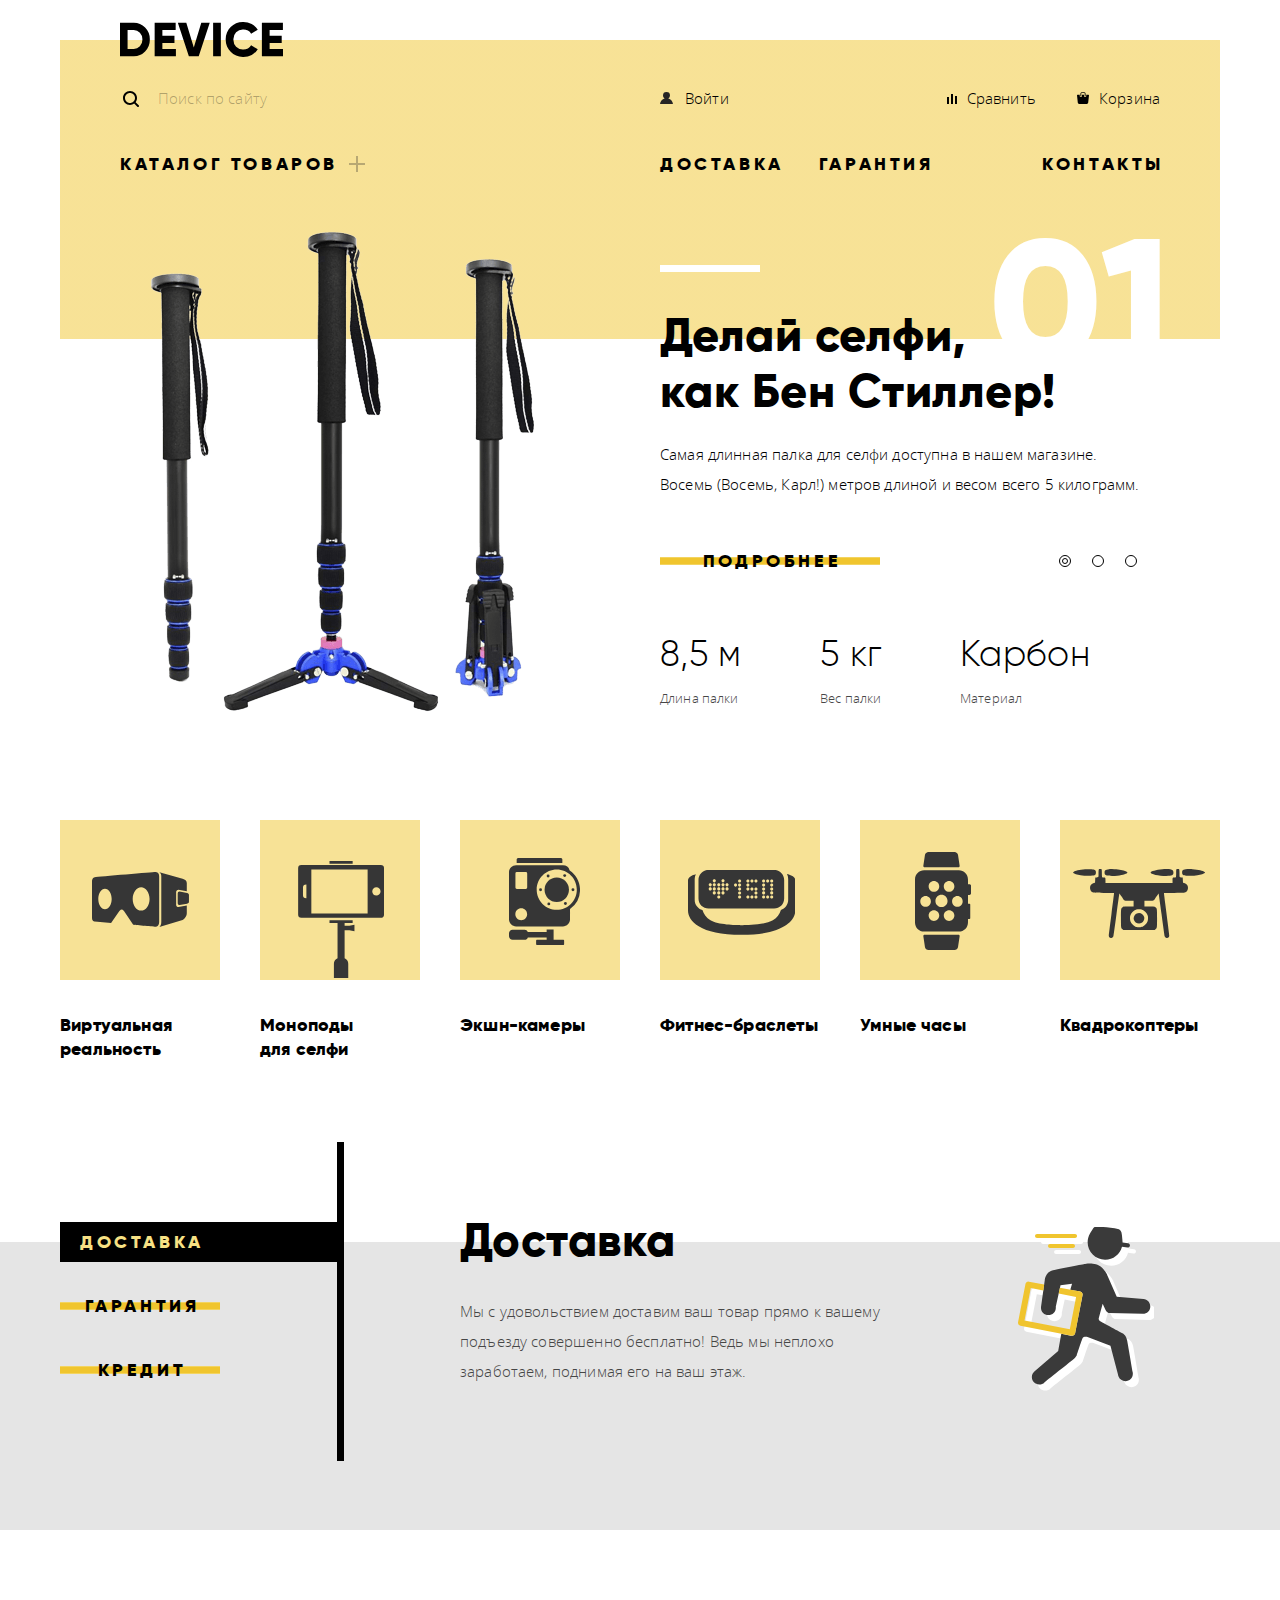
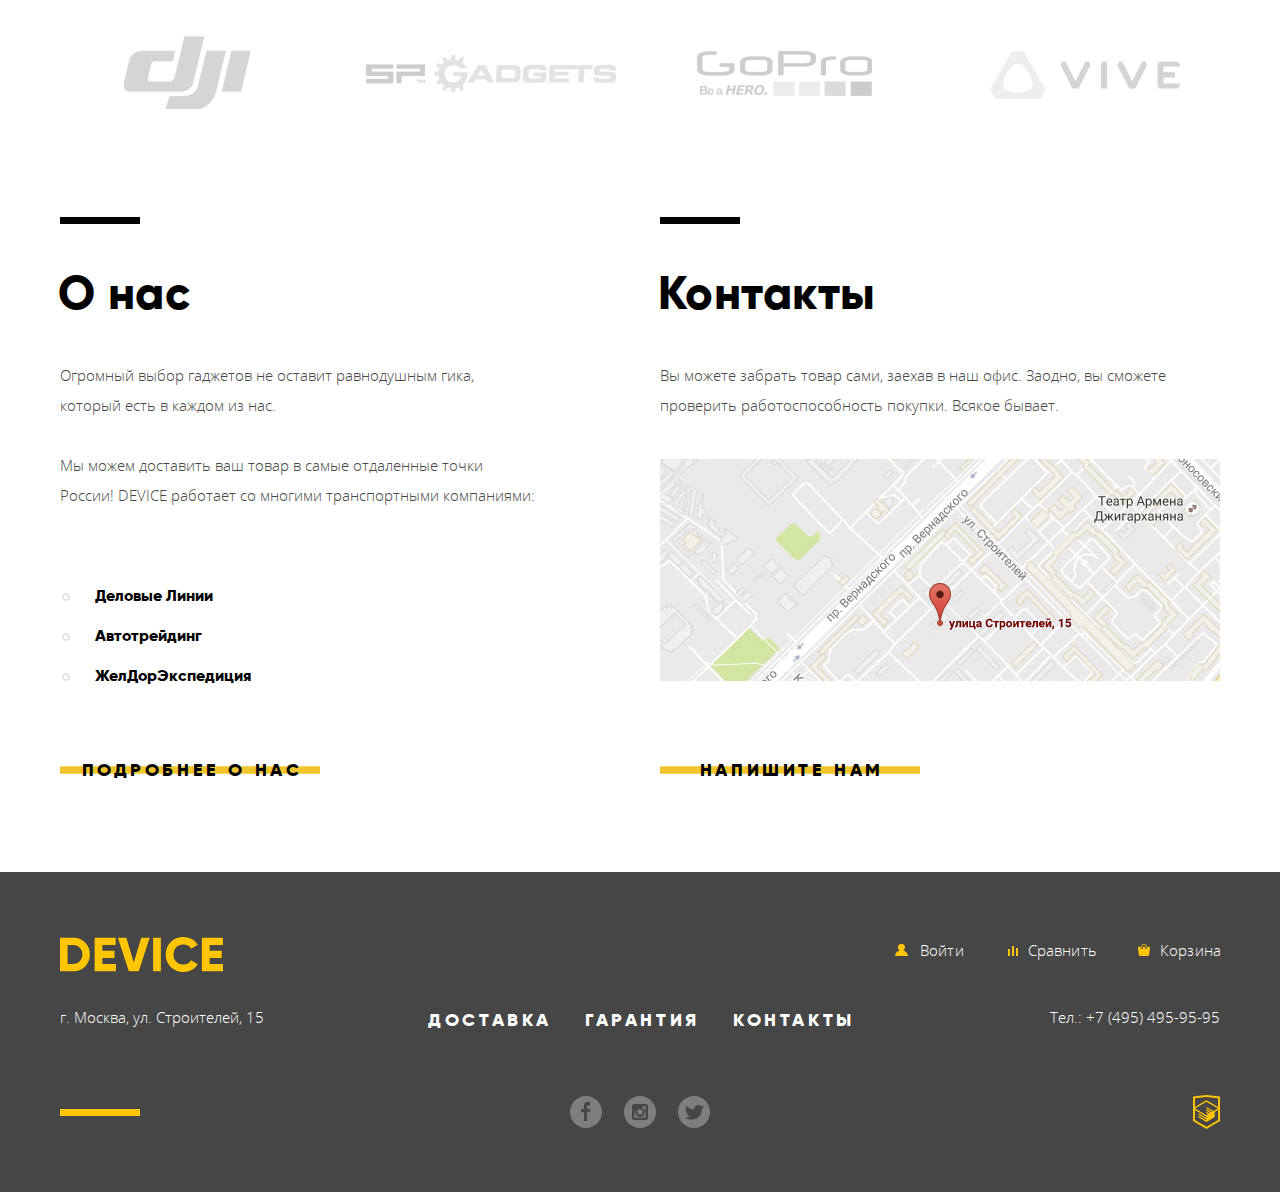
<file: index.html>
<!DOCTYPE html>
<html lang="ru">

<head>
  <meta charset="utf-8">
  <title>HTML Academy: Девайс</title>
  <link rel="stylesheet" href="css/normalize.css">
  <link rel="stylesheet" href="css/style-min.css">
</head>

<body>

  <header class="site-header container">
    <h1 class="visually-hidden">Магазин электронных гаджетов <span lang="en">«Device»</span></h1>
    <a class="goto-main" href="#main-content">Пропустить навигацию</a>

    <div class="header-menu">
      <a class="site-logo"><img src="img/header/logo.svg" width="163" height="35" alt="Лого магазина Device" title="DEVICE"></a>

      <div class="site-header-wrapper">
        <form class="main-search" action="https://echo.htmlacademy.ru" method="get" role="search">
          <label class="visually-hidden" for="site-search">Поиск по сайту</label>
          <input type="search" name="search" id="site-search" placeholder="Поиск по сайту">
          <button type="submit">Найти</button>
        </form>

        <div class="nav-menu-wrapper">
          <ul class="user-menu" aria-label="Личный кабинет">
            <li class="user-menu-item login"><a href="#">Войти</a></li>
          </ul> <!-- user-menu -->

          <ul class="shopping-menu" aria-label="Отмеченные товары">
            <li class="shopping-menu-item compare"><a href="#">Сравнить</a></li>
            <li class="shopping-menu-item cart"><a href="#">Корзина</a></li>
          </ul> <!-- shopping-menu -->
        </div>
      </div>

      <nav class="header-navigation">
        <ul class="navigation-menu" role="menubar">
          <li class="drop-catalog">
            <a class="nav-menu-item" href="inner.html" role="menuitem">Каталог товаров
            </a>
            <button class="drop-submenu"><span class="visually-hidden">Развернуть каталог</span></button>
            <ul class="catalog-submenu container visually-hidden" role="menu" aria-label="Группы товаров">
              <li>
                <ul class="goodsgroup-menu">
                  <li class="goodsgroup-menu-item"><a class="vr-link" href="inner.html" role="menuitem">Виртуальная реальность</a></li>
                  <li class="goodsgroup-menu-item"><a class="monopods-link" href="inner.html" role="menuitem">Моноподы для селфи</a></li>
                  <li class="goodsgroup-menu-item"><a class="cameras-link" href="inner.html" role="menuitem">Экшн-камеры</a></li>
                </ul>
              </li>
              <li>
                <ul class="goodsgroup-menu">
                  <li class="goodsgroup-menu-item"><a class="fitbracelets-link" href="inner.html" role="menuitem">Фитнеc-браслеты</a></li>
                  <li class="goodsgroup-menu-item"><a class="smartwatches-link" href="inner.html" role="menuitem">Умные часы</a></li>
                </ul>
              </li>
              <li>
                <ul class="goodsgroup-menu">
                  <li class="goodsgroup-menu-item"><a class="quadcopters-link" href="inner.html" role="menuitem">Квадрокоптеры</a></li>
                </ul>
              </li>
            </ul> <!-- catalog-submenu -->
          </li>
        </ul>

        <div class="nav-menu-wrapper">
          <ul class="logistic-menu" role="menu">
            <li><a class="nav-menu-item" href="#" role="menuitem">Доставка</a></li>
            <li><a class="nav-menu-item" href="#" role="menuitem">Гарантия</a></li>
          </ul>
          <ul class="contact-menu" role="menu">
            <li><a class="nav-menu-item" href="#" role="menuitem">Контакты</a></li>
          </ul>
        </div>

      </nav> <!-- navigation-menu -->

    </div> <!-- header-menu -->
  </header>

  <main class="main-page" id="main-content">

    <section class="promo-slider container" aria-roledescription="carousel">
      <h2 class="promo-title visually-hidden">Хиты</h2>
      <input class="visually-hidden" type="radio" id="promo-btn-1" name="promo-btn" aria-posinset="1" aria-setsize="3" checked>
      <input class="visually-hidden" type="radio" id="promo-btn-2" name="promo-btn" aria-posinset="2" aria-setsize="3">
      <input class="visually-hidden" type="radio" id="promo-btn-3" name="promo-btn" aria-posinset="3" aria-setsize="3">
      <div class="promo-controls">
        <label class="promo-label" for="promo-btn-1"><span class="visually-hidden">Первый слайд</span></label>
        <label class="promo-label" for="promo-btn-2"><span class="visually-hidden">Второй слайд</span></label>
        <label class="promo-label" for="promo-btn-3"><span class="visually-hidden">Последний слайд</span></label>
      </div>
      <div class="promo-inner">
        <div class="promo-wrapper">
          <div class="promo-slide slide-1" role="group" aria-roledescription="slide" aria-labelledby="promo-btn-1">
            <span class="promo-number">01</span>
            <div class="promo-pic-wrapper">
              <img class="promo-pic" src="img/mainpage/slider-1.png" width="384" height="486" alt="Самая длинная палка для селфи">
            </div>
            <div class="promo-info">
              <p class="promo-slogan">Делай селфи,<br> как Бен Стиллер!</p>
              <p class="promo-line">Самая длинная палка для селфи доступна в нашем магазине. Восемь (Восемь, Карл!) метров длиной и весом всего 5 килограмм.</p>
              <a class="btn" href="inner.html">Подробнее</a>
              <table class="promo-details">
                <caption class="visually-hidden">Характеристики товара</caption>
                <tr>
                  <td>8,5 м</td>
                  <td>5 кг</td>
                  <td>Карбон</td>
                </tr>
                <tr>
                  <th>Длина палки</th>
                  <th>Вес палки</th>
                  <th>Материал</th>
                </tr>
              </table>
            </div>
          </div>
          <div class="promo-slide slide-2" role="group" aria-roledescription="slide" aria-labelledby="promo-btn-2">
            <span class="promo-number">02</span>
            <div class="promo-pic-wrapper">
              <img class="promo-pic" src="img/mainpage/slider-2.png" width="345" height="485" alt="Мотивирующие фитнес-браслеты">
            </div>
            <div class="promo-info">
              <p class="promo-slogan">Худеем <br>правильно!</p>
              <p class="promo-line">Мотивирующие фитнес-браслеты помогут найти в себе силы не пропускать занятия и соблюдать диету.</p>
              <a class="btn" href="inner.html">Подробнее</a>
              <table class="promo-details">
                <caption class="visually-hidden">Характеристики товара</caption>
                <tr>
                  <td>48 часов</td>
                </tr>
                <tr>
                  <th>Без подзарядки</th>
                </tr>
              </table>
            </div>
          </div>
          <div class="promo-slide slide-3" role="group" aria-roledescription="slide" aria-labelledby="promo-btn-3">
            <span class="promo-number">03</span>
            <div class="promo-pic-wrapper">
              <img class="promo-pic" src="img/mainpage/slider-3.png" width="526" height="334" alt="Квадрокоптер с  мощным лазером">
            </div>
            <div class="promo-info">
              <p class="promo-slogan">Порхает как бабочка,<br>жалит как пчела!</p>
              <p class="promo-line">Этот обычный, на первый взгляд, квадрокоптер оснащен мощным лазером, замаскированным под стандартную камеру</p>
              <a class="btn" href="inner.html">Подробнее</a>
              <table class="promo-details">
                <caption class="visually-hidden">Характеристики товара</caption>
                <tr>
                  <td>800 м</td>
                  <td>50 м</td>
                </tr>
                <tr>
                  <th>Дальность полета</th>
                  <th>Радиус поражения</th>
                </tr>
              </table>
            </div>
          </div>
        </div>
      </div>
    </section> <!-- promo-slider -->

    <section class="goodsgroups container">
      <h2 class="visually-hidden">Категории товаров</h2>
      <ul class="goodsgroups-list">
        <li class="goodsgroups-item">
          <a class="goodsgroups-item-link" href="inner.html">
            <div class="goodsgroups-item-pic-wrapper">
              <img class="goodsgroups-item-pic" src="img/mainpage/popular-1.svg" width="97" height="55" alt="Виртуальная реальность">
            </div>
            <p class="goodsgroups-item-line">Виртуальная реальность</p>
          </a>
        </li>
        <li class="goodsgroups-item">
          <a class="goodsgroups-item-link" href="inner.html">
            <div class="goodsgroups-item-pic-wrapper">
              <img class="goodsgroups-item-pic" src="img/mainpage/popular-2.svg" width="86" height="117" alt="Моноподы для селфи">
            </div>
            <p class="goodsgroups-item-line">Моноподы для&nbsp;селфи</p>
          </a>
        </li>
        <li class="goodsgroups-item">
          <a class="goodsgroups-item-link" href="inner.html">
            <div class="goodsgroups-item-pic-wrapper">
              <img class="goodsgroups-item-pic" src="img/mainpage/popular-3.svg" width="71" height="87" alt="Экшн-камеры">
            </div>
            <p class="goodsgroups-item-line">Экшн-камеры</p>
          </a>
        </li>
        <li class="goodsgroups-item">
          <a class="goodsgroups-item-link" href="inner.html">
            <div class="goodsgroups-item-pic-wrapper">
              <img class="goodsgroups-item-pic" src="img/mainpage/popular-4.svg" width="107" height="65" alt="Фитнес-браслеты">
            </div>
            <p class="goodsgroups-item-line">Фитнес-браслеты</p>
          </a>
        </li>
        <li class="goodsgroups-item">
          <a class="goodsgroups-item-link" href="inner.html">
            <div class="goodsgroups-item-pic-wrapper">
              <img class="goodsgroups-item-pic" src="img/mainpage/popular-5.svg" width="56" height="98" alt="Умные часы">
            </div>
            <p class="goodsgroups-item-line">Умные часы</p>
          </a>
        </li>
        <li class="goodsgroups-item">
          <a class="goodsgroups-item-link" href="inner.html">
            <div class="goodsgroups-item-pic-wrapper">
              <img class="goodsgroups-item-pic" src="img/mainpage/popular-6.svg" width="132" height="69" alt="Квадрокоптеры">
            </div>
            <p class="goodsgroups-item-line">Квадрокоптеры</p>
          </a>
        </li>
      </ul>
    </section> <!-- goodsgroups -->

    <section class="service-slider">
      <div class="service-wrapper container">
        <h2 class="service-title visually-hidden">Услуги</h2>
        <input class="visually-hidden" type="radio" id="service-btn-1" name="service-btn" checked>
        <input class="visually-hidden" type="radio" id="service-btn-2" name="service-btn">
        <input class="visually-hidden" type="radio" id="service-btn-3" name="service-btn">

        <div class="service-controls">
          <label class="service-label btn" for="service-btn-1" tabindex="0">Доставка</label>
          <label class="service-label btn" for="service-btn-2" tabindex="0">Гарантия</label>
          <label class="service-label btn" for="service-btn-3" tabindex="0">Кредит</label>
        </div>

        <div class="service-slide delivery">
          <h3 class="service-slide-title">Доставка</h3>
          <p class="service-info">Мы с удовольствием доставим ваш товар прямо к вашему подъезду совершенно бесплатно! Ведь мы неплохо заработаем, поднимая его на ваш этаж.</p>
        </div>
        <div class="service-slide warranty">
          <h3 class="service-slide-title">Гарантия</h3>
          <p class="service-info">Если из-за возгорания купленного у нас товара у вас сгорит дом — не переживайте, мы выдадим вам новый.<br>Товар, не дом, конечно же.</p>
        </div>
        <div class="service-slide credit">
          <h3 class="service-slide-title">Кредит</h3>
          <p class="service-info">Залезть в долговую яму стало проще! Кредитные консультанты подберут для вас наиболее выгодные условия кредита. Выгодные для нашего банка, разумеется.</p>
        </div>

      </div>
    </section> <!-- service-slider -->

    <section class="brends container">
      <h2 class="brends-title visually-hidden">Популярные бренды</h2>
      <ul class="brends-list">
        <li class="brends-item">
          <a href="https://www.dji.com" target="_blank">
            <img class="brends-item-pic" src="img/mainpage/logo-1.png" width="260" height="100" alt="DJI">
          </a>
        </li>
        <li class="brends-item">
          <a href="https://www.sp-gadgets.com" target="_blank">
            <img class="brends-item-pic" src="img/mainpage/logo-2.png" width="260" height="100" alt="SP Gadgets">
          </a>
        </li>
        <li class="brends-item">
          <a href="https://gopro.com" target="_blank">
            <img class="brends-item-pic" src="img/mainpage/logo-3.png" width="260" height="100" alt="GoPro">
          </a>
        </li>
        <li class="brends-item">
          <a href="https://www.vive.com" target="_blank">
            <img class="brends-item-pic" src="img/mainpage/logo-4.png" width="260" height="100" alt="Vive">
          </a>
        </li>
      </ul>
    </section> <!-- brends -->

    <div class="index-columns container">
      <section class="info">
        <h2 class="info-title">О нас</h2>
        <p class="info-line">Огромный выбор гаджетов не оставит равнодушным гика, который есть в каждом из нас.</p>
        <p class="info-line">Мы можем доставить ваш товар в самые отдаленные точки России! DEVICE работает со многими транспортными компаниями:</p>
        <ul class="shipping-companies-list">
          <li>Деловые Линии</li>
          <li>Автотрейдинг</li>
          <li>ЖелДорЭкспедиция</li>
        </ul>
        <a class="btn details" href="#">Подробнее о нас</a>
      </section> <!-- info -->

      <section class="contacts">
        <h2 class="contacts-title">Контакты</h2>
        <p class="pickup-line">Вы можете забрать товар сами, заехав в наш офис. Заодно, вы сможете проверить работоспособность покупки. Всякое бывает.</p>
        <div class="map-wrapper">
          <a class="map-link" href="https://goo.gl/maps/MvT8bFddePSKjq9o8" target="_blank"><img src="img/mainpage/map.png" width="560" height="222" alt="Адрес офиса компании: Москва, ул. Строителей, 15" title="Москва, ул. Строителей, 15"></a>
        </div>
        <a class="btn feedback-link" href="#">Напишите нам</a>
      </section> <!-- contacts -->

    </div>
  </main>

  <footer class="site-footer">
    <div class="container">
      <div class="site-footer-wrapper">
        <a class="site-logo"><img src="img/footer/logo_yellow.svg" width="163" height="35" alt="Лого магазина Device" title="DEVICE"></a>
        <div class="footer-menu-wrapper">
          <ul class="user-menu" aria-label="Личный кабинет">
            <li class="user-menu-item login">
              <a class="footer-menu-link" href="#">Войти</a>
            </li>
          </ul> <!-- user-menu -->
          <ul class="shopping-menu" aria-label="Отмеченные товары">
            <li class="shopping-menu-item compare">
              <a class="footer-menu-link" href="#">Сравнить</a>
            </li>
            <li class="shopping-menu-item cart">
              <a class="footer-menu-link" href="#">Корзина</a>
            </li>
          </ul> <!-- shopping-menu -->
        </div>
      </div>

      <div class="site-footer-wrapper">
        <p class="address-line">г. Москва, ул. Строителей, 15</p>
        <ul class="footer-navigation-menu">
          <li><a class="footer-nav-menu-item" href="#">Доставка</a></li>
          <li><a class="footer-nav-menu-item" href="#">Гарантия</a></li>
          <li><a class="footer-nav-menu-item" href="#">Контакты</a></li>
        </ul>
        <a class="phone-uri" href="tel:+74954959595">Тел.: +7 (495) 495-95-95</a>
      </div>

      <div class="site-footer-wrapper">
        <ul class="footer-social" aria-label="Магазин Девайс в социальных сетях">
          <li><a class="social-button fb" href="https://www.facebook.com" target="_blank"><span class="visually-hidden">Facebook</span></a></li>
          <li><a class="social-button insta" href="https://instagram.com" target="_blank"><span class="visually-hidden">Instagram</span></a></li>
          <li><a class="social-button tw" href="https://twitter.com" target="_blank"><span class="visually-hidden">Twitter</span></a></li>
        </ul>
        <a class="footer-copyright" href="https://htmlacademy.ru/intensive/htmlcss" target="_blank"><img src="img/footer/logo-html_yellow.svg" width="27" height="35" alt="Лого HTML Academy" title="HTML Academy"></a>
      </div>
    </div>
  </footer>

  <section class="modal feedback">
    <h2 class="visually-hidden">Написать отзыв</h2>
    <form class="feedback-form" action="https://echo.htmlacademy.ru" method="post">
      <div class="two-cols-wrapper">
        <p class="feedback-item feedback-name">
          <label for="feedback-name">Ваше имя:</label>
          <input id="feedback-name" type="text" name="feedback-name" value="" placeholder="Имя Фамилия">
        </p>
        <p class="feedback-item feedback-email">
          <label for="feedback-email">Ваш e-mail:</label>
          <input id="feedback-email" type="email" name="feedback-email" value="" placeholder="email@example.com">
        </p>
      </div>
      <p class="feedback-item feedback-text">
        <label for="feedback-text">Текст письма:</label>
        <textarea id="feedback-text" name="feedback-text" rows="7" cols="70" placeholder="В свободной форме"></textarea>
      </p>
      <button class="btn feedback-button" type="submit">Отправить</button>
    </form>
    <button class="modal-close" type="button">
      <span class="visually-hidden">Закрыть окно отзыва</span>
    </button>
  </section> <!-- feedback -->

  <section class="modal map">
    <h2 class="visually-hidden">Как до нас добраться</h2>
    <iframe
      src="https://www.google.com/maps/embed?pb=!1m18!1m12!1m3!1d2249.1125488779976!2d37.52742931592807!3d55.687030980535816!2m3!1f0!2f0!3f0!3m2!1i1024!2i768!4f13.1!3m3!1m2!1s0x46b54cf65f5c8955%3A0x694710ccd55501e!2z0YPQuy4g0KHRgtGA0L7QuNGC0LXQu9C10LksIDE1LCDQnNC-0YHQutCy0LAsIDExOTMxMQ!5e0!3m2!1sru!2sru!4v1559909970182!5m2!1sru!2sru"
      width="960" height="559" allowfullscreen></iframe>
    <figure>
      <figcaption class="visually-hidden">Карта проезда</figcaption>
      <img src="img/map-big.png" width="960" height="559" alt="Адрес офиса компании: Москва, ул. Строителей, 15">
    </figure>

    <button class="modal-close" type="button">
      <span class="visually-hidden">Закрыть окно карты</span>
    </button>
  </section> <!-- map -->

  <div class="overlay">
  </div>

  <script src=" js/script-min.js"></script>
</body>
</html>
</file>
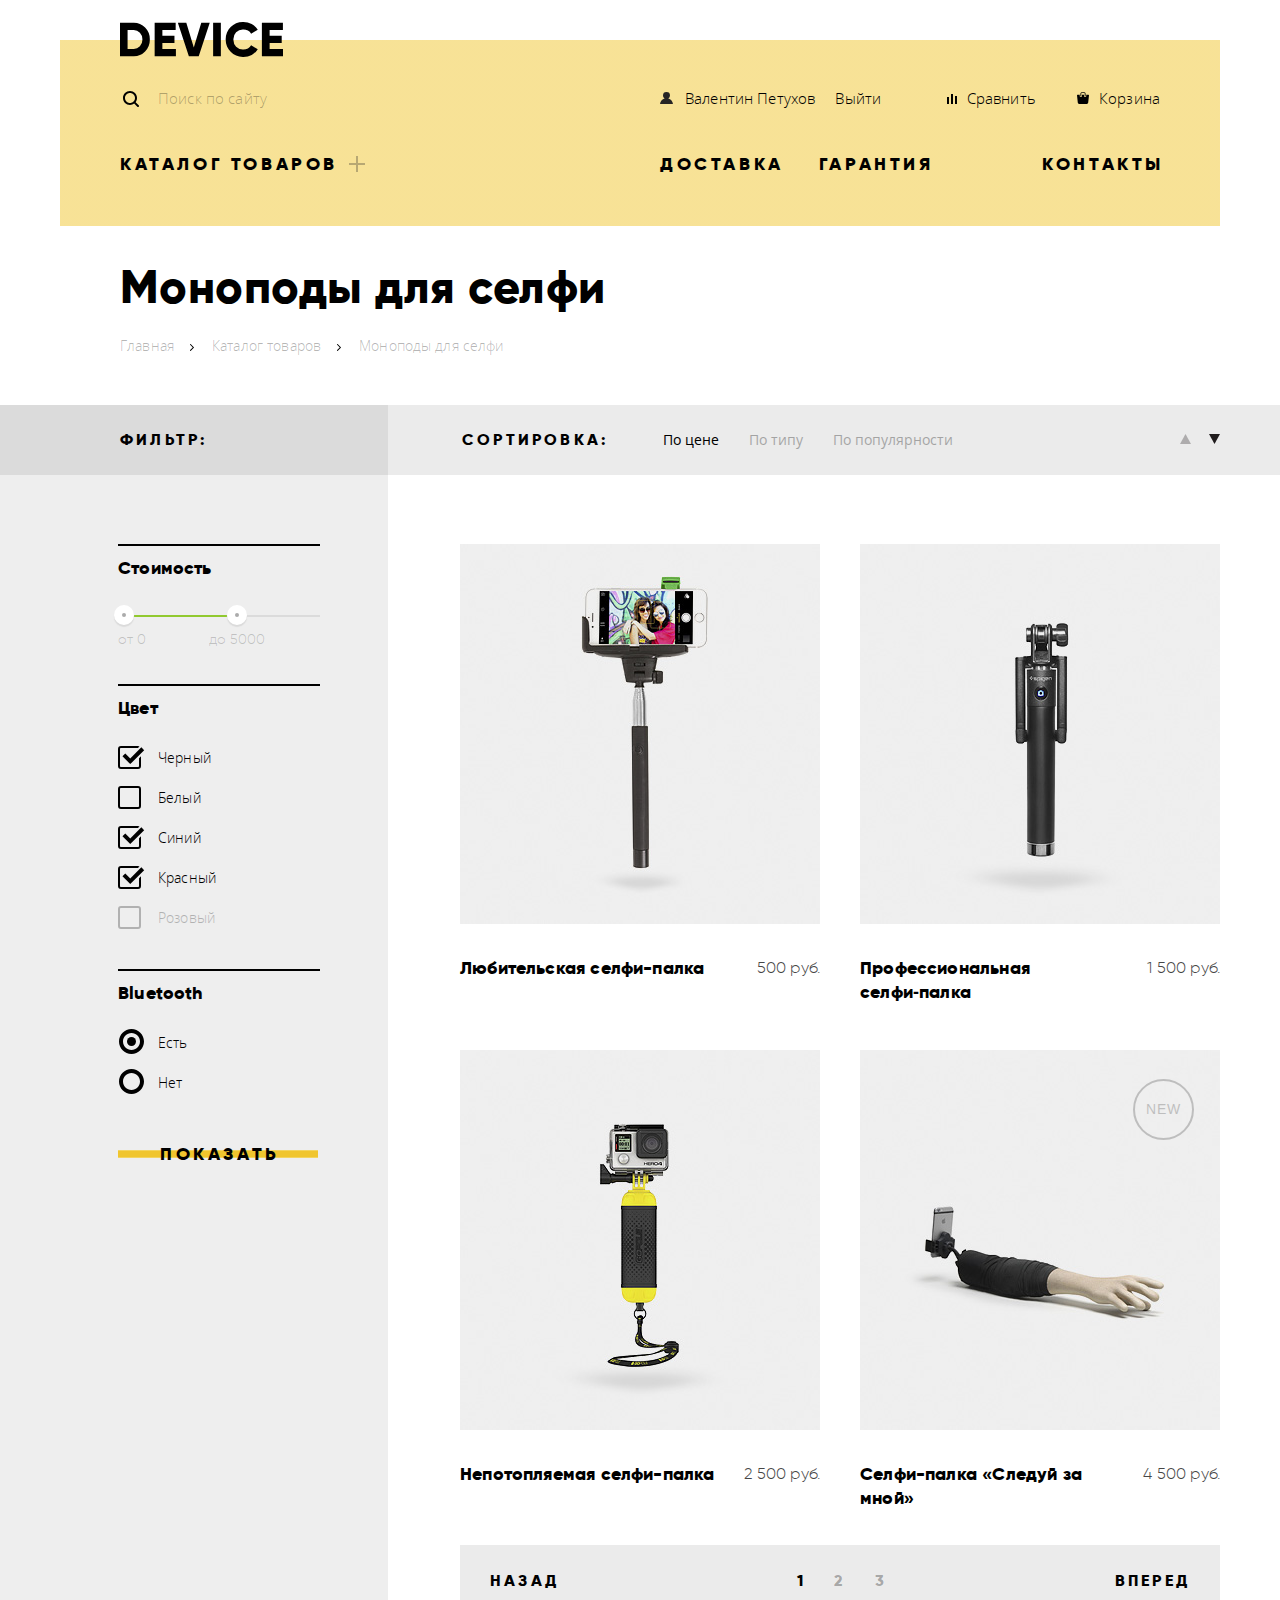
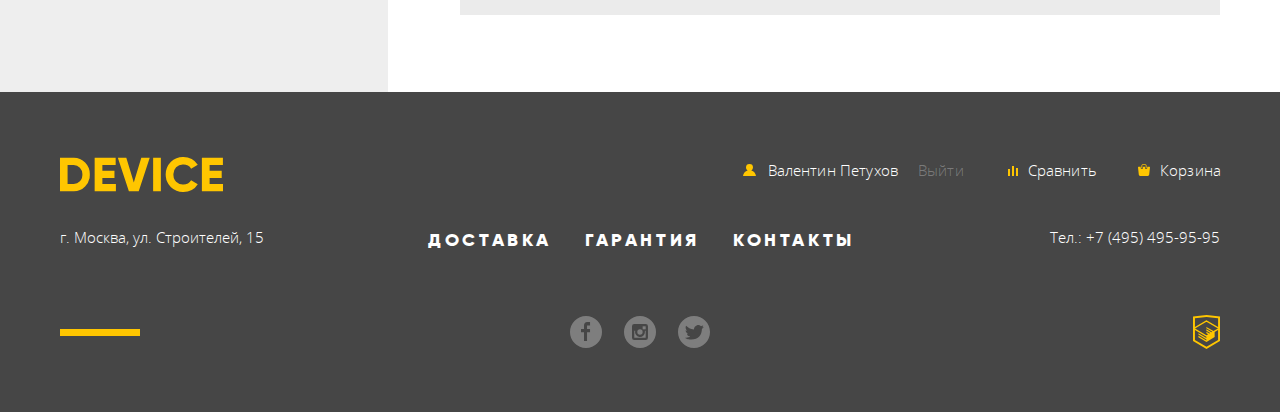
<file: inner.html>
<!DOCTYPE html>
<html lang="ru">

<head>
  <meta charset="utf-8">
  <title>HTML Academy: Девайс</title>
  <link rel="stylesheet" href="css/normalize.css">
  <link rel="stylesheet" href="css/style-min.css">
</head>

<body class="inner-page">

  <header style="position:relative;" class="site-header container">
    <h1 class="visually-hidden">Каталог товаров магазина электронных гаджетов <span lang="en">«Device»</span></h1>
    <a class="goto-main" href="#main-content">Пропустить навигацию</a>

    <div class="header-menu">
      <a class="site-logo" href="index.html"><img src="img/header/logo.svg" width="163" height="35" alt="Лого магазина Device" title="DEVICE"></a>
      <div class="site-header-wrapper">
        <form class="main-search" action="https://echo.htmlacademy.ru" method="get" role="search">
          <label class="visually-hidden" for="site-search">Поиск по сайту</label>
          <input type="search" name="search" id="site-search" placeholder="Поиск по сайту">
          <button type="submit">Найти</button>
        </form>

        <div class="nav-menu-wrapper">
          <ul class="user-menu logged" aria-label="Личный кабинет">
            <li class="user-menu-item account"><a href="https://htmlacademy.ru/profile/id642335" target="_blank">Валентин Петухов</a></li>
            <li class="user-menu-item logout"><a href="#">Выйти</a></li>
          </ul> <!-- user-menu -->

          <ul class="shopping-menu" aria-label="Отмеченные товары">
            <li class="shopping-menu-item compare"><a href="#">Сравнить</a></li>
            <li class="shopping-menu-item cart"><a href="#">Корзина</a></li>
          </ul> <!-- shopping-menu -->
        </div>
      </div>

      <nav class="header-navigation site-header-wrapper">
        <ul class="navigation-menu" role="menubar">
          <li class="drop-catalog">
            <a class="nav-menu-item" href="inner.html" role="menuitem">Каталог товаров
            </a>
            <button class="drop-submenu"><span class="visually-hidden">Развернуть каталог</span></button>
            <ul class="catalog-submenu container visually-hidden" role="menu" aria-label="Группы товаров">
              <li>
                <ul class="goodsgroup-menu">
                  <li class="goodsgroup-menu-item"><a class="vr-link" href="inner.html" role="menuitem">Виртуальная реальность</a></li>
                  <li class="goodsgroup-menu-item"><a class="monopods-link" href="inner.html" role="menuitem">Моноподы для селфи</a></li>
                  <li class="goodsgroup-menu-item"><a class="cameras-link" href="inner.html" role="menuitem">Экшн-камеры</a></li>
                </ul>
              </li>
              <li>
                <ul class="goodsgroup-menu">
                  <li class="goodsgroup-menu-item"><a class="fitbracelets-link" href="inner.html" role="menuitem">Фитнеc-браслеты</a></li>
                  <li class="goodsgroup-menu-item"><a class="smartwatches-link" href="inner.html" role="menuitem">Умные часы</a></li>
                </ul>
              </li>
              <li>
                <ul class="goodsgroup-menu">
                  <li class="goodsgroup-menu-item"><a class="quadcopters-link" href="inner.html" role="menuitem">Квадрокоптеры</a></li>
                </ul>
              </li>
            </ul> <!-- catalog-submenu -->
          </li>
        </ul>

        <div class="nav-menu-wrapper">
          <ul class="logistic-menu" role="menu">
            <li><a class="nav-menu-item" href="#" role="menuitem">Доставка</a></li>
            <li><a class="nav-menu-item" href="#" role="menuitem">Гарантия</a></li>
          </ul>
          <ul class="contact-menu" role="menu">
            <li><a class="nav-menu-item" href="#" role="menuitem">Контакты</a></li>
          </ul>
        </div>

      </nav> <!-- navigation-menu -->

    </div> <!-- header-menu -->
  </header>

  <main class="catalog-page" id="main-content">

    <h2 class="catalog-title container">Моноподы для селфи</h2>
    <ul class="breadcrumbs container" aria-label="Навигация. Вы находитесь здесь">
      <li class="breadcrumbs-item"><a href="index.html">Главная</a></li>
      <li class="breadcrumbs-item"><a href="inner.html">Каталог товаров</a></li>
      <li class="breadcrumbs-item" aria-current="page"><a>Моноподы для селфи</a></li>
    </ul>

    <div class="main-catalog-wrapper">
      <div class="catalog-columns container">
        <section class="filters">
          <h3 class="filters-title">Фильтр:</h3>
          <form action="http://echo.htmlacademy.ru" method="post">

            <fieldset class="price-range">
              <legend>Стоимость</legend>
              <div class="range-filter">
                <div class="range-controls">
                  <div class="scale">
                    <div class="bar"></div>
                  </div>
                  <div class="toggle toggle-min"></div>
                  <div class="toggle toggle-max"></div>
                </div>
                <div class="price-controls">
                  <label class="min-price">от<input name="min-price" type="text" value="0"></label>
                  <label class="max-price">до<input name="max-price" type="text" value="5000"></label>
                </div>
              </div>
            </fieldset>

            <fieldset class="colors">
              <legend>Цвет</legend>
              <p>
                <input class="visually-hidden" id="color-1" type="checkbox" name="color" value="Черный" checked>
                <label for="color-1">Черный</label>
              </p>
              <p>
                <input class="visually-hidden" id="color-2" type="checkbox" name="color" value="Белый">
                <label for="color-2">Белый</label>
              </p>
              <p>
                <input class="visually-hidden" id="color-3" type="checkbox" name="color" value="Синий" checked>
                <label for="color-3">Синий</label>
              </p>
              <p>
                <input class="visually-hidden" id="color-4" type="checkbox" name="color" value="Красный" checked>
                <label for="color-4">Красный</label>
              </p>
              <p>
                <input class="visually-hidden" id="color-5" type="checkbox" name="color" value="Розовый" disabled>
                <label for="color-5">Розовый</label>
              </p>
            </fieldset>

            <fieldset class="bluetooth">
              <legend>Bluetooth</legend>
              <p>
                <input class="visually-hidden" id="bluetooth-1" type="radio" name="bluetooth" value="Есть" checked>
                <label for="bluetooth-1">Есть</label>
              </p>
              <p>
                <input class="visually-hidden" id="bluetooth-2" type="radio" name="bluetooth" value="Нет">
                <label for="bluetooth-2">Нет</label>
              </p>
            </fieldset>
            <button class="btn" type="submit">Показать</button>
          </form>
        </section> <!-- filters -->

        <section class="catalog">
          <div class="sorter">
            <h3 class="sorter-title">Сортировка:</h3>
            <ul class="order-list">
              <li class="order-item"><a class="current" aria-current="true">По цене</a></li>
              <li class="order-item"><a href="#">По типу</a></li>
              <li class="order-item"><a href="#">По популярности</a></li>
            </ul>
            <ul class="sorter-controls">
              <li class="sorter-arrow arrow-up">
                <a href="#">
                  <img src="img/icon/icon-up-dir.svg" alt="По возрастанию" width="11" height="10">
                </a>
              </li>
              <li class="sorter-arrow arrow-down">
                <a class="current" aria-current="true">
                  <img src="img/icon/icon-down-dir.svg" alt="По убыванию" width="11" height="10">
                </a>
              </li>
            </ul>
          </div> <!-- sorter -->

          <h3 class="catalog-list visually-hidden">Выбранные товары:</h3>
          <ul class="catalog-list">
            <li class="catalog-item">
              <div class="item-pic-wrapper">
                <img src="img/catalog/item-1.jpg" width="360" height="380" alt="Любительская селфи-палка">
                <div class="take-item">
                  <button class="btn buy-item" type="button" name="buy-item" value="Любительская селфи-палка">В корзину</button>
                  <button class="compare-item" type="button" name="compare-item" value="Любительская селфи-палка">Добавить к сравнению</button>
                </div>
              </div>
              <h4 class="item-name">
                <a href="item.html">Любительская селфи-палка</a>
              </h4>
              <p class="item-price">500 руб.</p>
            </li>
            <li class="catalog-item">
              <div class="item-pic-wrapper">
                <img src="img/catalog/item-2.jpg" width="360" height="380" alt="Профессиональная селфи-палка">
                <div class="take-item">
                  <button class="btn buy-item" type="button" name="buy-item" value="Профессиональная селфи-палка">В корзину</button>
                  <button class="compare-item" type="button" name="compare-item" value="Профессиональная селфи-палка">Добавить к сравнению</button>
                </div>
              </div>
              <h4 class="item-name">
                <a href="item.html">Профессиональная селфи&#8209;палка</a>
              </h4>
              <p class="item-price">1 500 руб.</p>
            </li>
            <li class="catalog-item">
              <div class="item-pic-wrapper">
                <img src="img/catalog/item-3.jpg" width="360" height="380" alt="Непотопляемая селфи-палка">
                <div class="take-item">
                  <button class="btn buy-item" type="button" name="buy-item" value="Непотопляемая селфи-палка">В корзину</button>
                  <button class="compare-item" type="button" name="compare-item" value="Непотопляемая селфи-палка">Добавить к сравнению</button>
                </div>
              </div>
              <h4 class="item-name">
                <a href="item.html">Непотопляемая селфи-палка</a>
              </h4>
              <p class="item-price">2 500 руб.</p>
            </li>
            <li class="catalog-item new">
              <div class="item-pic-wrapper">
                <img src="img/catalog/item-4.jpg" width="360" height="380" alt="Селфи-палка «Следуй за мной»">
                <div class="take-item">
                  <button class="btn buy-item" type="button" name="buy-item" value="Селфи-палка «Следуй за мной»">В корзину</button>
                  <button class="compare-item" type="button" name="compare-item" value="Селфи-палка «Следуй за мной»">Добавить к сравнению</button>
                </div>
              </div>
              <h4 class="item-name">
                <a href="item.html">Селфи-палка «Следуй за мной»</a>
              </h4>
              <p class="item-price">4 500 руб.</p>
            </li>
          </ul> <!-- catalog-list -->

          <div class="paginator" aria-label="Листать страницы">
            <a class="paginator-prev" href="#prev" aria-disabled="true">Назад</a>
            <ul class="paginator-list">
              <li class="paginator-item current"><a aria-current="page">1</a></li>
              <li class="paginator-item"><a href="#">2</a></li>
              <li class="paginator-item"><a href="#">3</a></li>
            </ul>
            <a class="paginator-next" href="#next">Вперед</a>
          </div> <!-- paginator -->

        </section> <!-- catalog -->
      </div>
    </div>
  </main>

  <footer class="site-footer">
    <div class="container">
      <div class="site-footer-wrapper">
        <a class="site-logo" href="index.html"><img src="img/footer/logo_yellow.svg" width="163" height="35" alt="Лого магазина Device" title="DEVICE"></a>
        <div class="footer-menu-wrapper">
          <ul class="user-menu" aria-label="Личный кабинет">
            <li class="user-menu-item account">
              <a class="footer-menu-link" href="https://htmlacademy.ru/profile/id642335" target="_blank">Валентин Петухов</a>
            </li>
            <li class="user-menu-item logout">
              <a class="footer-menu-link" href="#">Выйти</a>
            </li>
          </ul> <!-- user-menu -->

          <ul class="shopping-menu" aria-label="Отмеченные товары">
            <li class="shopping-menu-item compare">
              <a class="footer-menu-link" href="#">Сравнить</a>
            </li>
            <li class="shopping-menu-item cart">
              <a class="footer-menu-link" href="#">Корзина</a>
            </li>
          </ul> <!-- shopping-menu -->
        </div>
      </div>

      <div class="site-footer-wrapper">
        <p class="address-line">г. Москва, ул. Строителей, 15</p>
        <ul class="footer-navigation-menu">
          <li><a class="footer-nav-menu-item" href="#">Доставка</a></li>
          <li><a class="footer-nav-menu-item" href="#">Гарантия</a></li>
          <li><a class="footer-nav-menu-item" href="#">Контакты</a></li>
        </ul>
        <a class="phone-uri" href="tel:+74954959595">Тел.: +7 (495) 495-95-95</a>
      </div>

      <div class="site-footer-wrapper">
        <ul class="footer-social" aria-label="Магазин Девайс в социальных сетях">
          <li><a class="social-button fb" href="https://www.facebook.com" target="_blank"><span class="visually-hidden">Facebook</span></a></li>
          <li><a class="social-button insta" href="https://instagram.com" target="_blank"><span class="visually-hidden">Instagram</span></a></li>
          <li><a class="social-button tw" href="https://twitter.com" target="_blank"><span class="visually-hidden">Twitter</span></a></li>
        </ul>
        <a class="footer-copyright" href="https://htmlacademy.ru/intensive/htmlcss" target="_blank"><img src="img/footer/logo-html_yellow.svg" width="27" height="35" alt="Лого HTML Academy" title="HTML Academy"></a>
      </div>
    </div>
  </footer>

  <script src="js/script-min.js"></script>
</body>

</html>
</file>
<file: css/style-min.css>
@font-face{font-style:normal;font-weight:300;font-family:"Gilroy";src:local("Gilroy Light"),local("Gilroy-Light"),url(../fonts/gilroy/gilroylight.woff2) format("woff2"),url(../fonts/gilroy/gilroylight.woff) format("woff")}@font-face{font-style:normal;font-weight:800;font-family:"Gilroy";src:local("Gilroy ExtraBold"),local("Gilroy-ExtraBold"),url(../fonts/gilroy/gilroyextrabold.woff2) format("woff2"),url(../fonts/gilroy/gilroyextrabold.woff) format("woff")}@font-face{font-style:normal;font-weight:300;font-family:"Open Sans";src:local("Open Sans Light"),local("OpenSans-Light"),url(../fonts/opensans/opensanslight.woff2) format("woff2"),url(../fonts/opensans/opensanslight.woff) format("woff")}@font-face{font-style:normal;font-weight:400;font-family:"Open Sans";src:local("Open Sans"),local("OpenSans"),url(../fonts/opensans/opensans.woff2) format("woff2"),url(../fonts/opensans/opensans.woff) format("woff")}img{max-width:100%;height:auto}html{box-sizing:border-box}*,::before,::after{box-sizing:inherit}a{color:inherit;text-decoration:none}.visually-hidden:not(:focus):not(:active),input[type=checkbox].visually-hidden,input[type=radio].visually-hidden{position:absolute;width:1px;height:1px;margin:-1px;padding:0;overflow:hidden;white-space:nowrap;border:0;clip:rect(0 0 0 0);clip-path:inset(100%)}body{min-width:1200px;margin:0;font-size:15px;line-height:inherit;font-family:"Open Sans","Verdana",sans-serif;color:#000}.user-menu,.shopping-menu,.navigation-menu,.logistic-menu,.contact-menu,.catalog-submenu,.goodsgroup-menu,.goodsgroups-list,.brends-list,.shipping-companies-list,.footer-navigation-menu,.footer-social,.catalog-list,.breadcrumbs,.paginator-list{margin:0;padding:0;list-style:none}.container{width:1200px;margin:0 auto;padding:0 20px}.site-logo:hover,.footer-copyright:hover,.user-menu-item:hover,.shopping-menu-item:hover,.nav-menu-item:hover,.footer-nav-menu-item:hover,.goodsgroup-menu-item:hover{opacity:.6}.site-logo:focus,.footer-copyright:focus,.user-menu-item a:focus,.shopping-menu-item a:focus,.nav-menu-item:focus,.footer-nav-menu-item:focus,.goodsgroup-menu-item a:focus{opacity:.6}.site-logo:active,.footer-copyright:active,.user-menu-item:active,.shopping-menu-item:active,.nav-menu-item:active,.footer-nav-menu-item:active,.goodsgroup-menu-item:active{opacity:.3}.btn{display:inline-block;padding-top:8px;padding-right:0;padding-bottom:8px;padding-left:4px;font-weight:800;font-size:18px;line-height:24px;font-family:"Gilroy","Helvetica",sans-serif;vertical-align:middle;text-align:center;color:#000;text-transform:uppercase;letter-spacing:.2em;background-color:transparent;background-image:linear-gradient(transparent 16px,#f3d460 16px,#f3d460 17px,#f0c52e 17px,#f0c52e 23px,#f3d460 23px,#f3d460 24px,transparent 24px);border:0;outline:0}.btn:hover{background-color:#f0c52e;background-image:none}.btn:focus{background-color:#f0c52e;background-image:none}.btn:active{color:rgba(0,0,0,.3);background-color:#f0c52e}.main-search,.user-menu,.shopping-menu{font-weight:300;font-size:15px;line-height:30px;font-family:"Open Sans","Verdana",sans-serif;letter-spacing:.01em}.goodsgroup-menu{font-weight:300;font-size:15px;line-height:36px;font-family:"Open Sans","Verdana",sans-serif;letter-spacing:.01em}.nav-menu-item,.footer-nav-menu-item{font-weight:800;font-size:18px;line-height:24px;font-family:"Gilroy","Helvetica",sans-serif;vertical-align:top;text-transform:uppercase;letter-spacing:.2em}.header-menu{position:relative;padding-top:40px;padding-right:60px;padding-bottom:163px;padding-left:60px;background-image:linear-gradient(#fff 40px,rgba(240,197,46,.5) 40px)}.site-header .site-logo{position:absolute;top:22px;left:60px}.site-logo img{vertical-align:top}.site-header-wrapper,.header-navigation{display:flex;align-items:flex-start}div.site-header-wrapper{margin-top:43px;margin-bottom:27px}.main-search{position:relative;display:flex;align-items:flex-start;width:440px;font-weight:300;font-size:15px;line-height:30px;font-family:"Open Sans","Verdana",sans-serif;letter-spacing:.01em}.main-search label:focus,.main-search label:active{position:absolute;width:1px;height:1px;margin:-1px;padding:0;overflow:hidden;white-space:nowrap;border:0;clip:rect(0 0 0 0);clip-path:inset(100%)}.main-search input{position:relative;display:block;width:355px;min-height:42px;margin:0;padding:0;padding-bottom:10px;padding-left:38px;font:inherit;line-height:30px;background-color:transparent;border:0;border-bottom:2px solid transparent;outline:0}.main-search::before{content:"";position:absolute;top:8px;left:3px;width:16px;height:16px;background-color:transparent;background-image:url(../img/icon/ico_search.svg);background-repeat:no-repeat;background-position:0 0}.main-search input:-ms-input-placeholder{font-weight:300;font-size:15px;line-height:30px;font-family:"Open Sans","Verdana",sans-serif;color:rgba(0,0,0,.3);letter-spacing:.01em}.main-search input::-ms-input-placeholder{font-weight:300;font-size:15px;line-height:30px;font-family:"Open Sans","Verdana",sans-serif;color:rgba(0,0,0,.3);letter-spacing:.01em}.main-search input::placeholder{font-weight:300;font-size:15px;line-height:30px;font-family:"Open Sans","Verdana",sans-serif;color:rgba(0,0,0,.3);letter-spacing:.01em}.main-search input:hover:-ms-input-placeholder{color:rgba(0,0,0,.6)}.main-search input:hover::-ms-input-placeholder{color:rgba(0,0,0,.6)}.main-search input:hover::placeholder{color:rgba(0,0,0,.6)}.main-search input:focus{color:#000;border-bottom-color:#000}.main-search button{position:absolute;top:-7px;right:0;width:85px;padding-top:7px;padding-bottom:8px;line-height:30px;background-color:transparent;border:2px solid #000;opacity:0}.main-search input:focus+button{color:#000;background-color:transparent;opacity:1}.main-search input:focus+button:hover,.main-search input:focus+button:focus{color:#fff;background-color:#000}.main-search button:active{color:rgba(255,255,255,.3);background-color:#000}.nav-menu-wrapper{display:flex;justify-content:space-between;width:50%;margin-left:auto;padding-left:20px}.shopping-menu,.user-menu{display:flex;flex-wrap:wrap;padding:0;font-weight:300;font-size:15px;line-height:30px;font-family:"Open Sans","Verdana",sans-serif;letter-spacing:.01em}.shopping-menu-item,.user-menu-item{margin:0;margin-right:38px}.shopping-menu-item a,.user-menu-item a{position:relative;padding-left:25px;vertical-align:top}.shopping-menu-item:last-of-type,.user-menu-item:last-of-type{margin-right:0}.user-menu-item a::before,.shopping-menu-item a::before{content:"";position:absolute;top:0;left:0;background-color:transparent;background-repeat:no-repeat;background-position:0 0}.login a::before,.account a::before{top:4px;width:13px;height:12px;background-image:url(../img/icon/ico_user.svg)}.compare a::before{top:6px;left:5px;width:10px;height:10px;background-image:url(../img/icon/ico_compare.svg)}.cart a::before{top:4px;left:3px;width:12px;height:12px;background-image:url(../img/icon/ico_cart.svg)}.account a{word-wrap:break-word}.navigation-menu li,.footer-navigation-menu li,.logistic-menu li,.contact-menu li{margin:0}.drop-catalog{position:relative;padding-right:32px}.drop-submenu{position:absolute;top:4px;right:5px;width:16px;height:16px;background-color:transparent;background-image:url(../img/icon/ico_plus.svg);background-repeat:no-repeat;background-position:center;border:0;visibility:visible;cursor:pointer;opacity:.3}.catalog-submenu{position:absolute;top:40px;left:-60px;z-index:2;display:flex;width:1160px;padding-bottom:40px;padding-left:60px;background:linear-gradient(rgba(240,197,46,.5) 0,rgba(240,197,46,.5) 100%),#fff}.catalog-submenu>li:first-child{margin-right:60px}.catalog-submenu>li:nth-of-type(2){margin-right:75px}.catalog-submenu>li:last-child{margin-right:0}.goodsgroup-menu a{vertical-align:top;word-wrap:break-word}.logistic-menu{display:flex;flex-wrap:wrap;justify-content:space-between;margin:0}.logistic-menu li,.contact-menu li{margin-right:35px}.logistic-menu li:last-of-type{margin-right:0}.contact-menu li:last-of-type{margin-right:-4px}.site-footer{padding-top:60px;padding-bottom:62px;color:#fff;background-color:#464646}.site-footer .site-logo{position:absolute;top:5px;left:0}.site-footer-wrapper{display:flex}.site-footer-wrapper:first-of-type{position:relative;justify-content:flex-end;margin-bottom:34px}.site-footer-wrapper:nth-of-type(2){justify-content:space-between;margin-bottom:62px}.site-footer-wrapper:last-of-type{justify-content:space-between;align-items:center}.footer-menu-wrapper{display:flex}.site-footer .shopping-menu,.site-footer .user-menu{line-height:36px}.site-footer .user-menu{margin-right:39px}.site-footer .shopping-menu{margin-right:-1px}.login .footer-menu-link::before,.account .footer-menu-link::before{background-image:url(../img/icon/ico_user_yellow.svg)}.compare .footer-menu-link::before{background-image:url(../img/icon/ico_compare_yellow.svg)}.cart .footer-menu-link::before{background-image:url(../img/icon/ico_cart_yellow.svg)}.user-menu .account{margin-right:20px}.site-footer .logout{color:rgba(255,255,255,.3)}.logout a{padding-left:0}.address-line,.phone-uri{width:260px;font-weight:300;font-size:15px;line-height:30px;font-family:"Open Sans","Verdana",sans-serif}.address-line{display:block;margin:0;word-wrap:break-word}.phone-uri{text-align:right}.footer-navigation-menu{display:flex;flex-wrap:wrap;justify-content:space-between;margin:0;margin-left:3px;padding:0;padding-top:6px}.footer-navigation-menu li{margin-right:33px}.footer-navigation-menu li:last-child{margin-right:0}.site-footer-wrapper:last-of-type::before{content:"";width:80px;height:7px;margin-right:auto;background-color:#ffc600}.footer-social{display:flex;flex-wrap:wrap;justify-content:center;margin:0;padding:0}.footer-social li{margin:0;margin-right:20px}.footer-social li:last-of-type{margin-right:0}.social-button{display:inline-block;width:34px;height:36px;vertical-align:top;background-repeat:no-repeat;background-position:1px 2px;background-size:32px 32px;opacity:.3}.social-button:hover{opacity:.6}.social-button:focus{opacity:.6}.social-button:active{opacity:.1}.social-button.fb{background-image:url(../img/footer/facebook.svg)}.social-button.insta{background-image:url(../img/footer/instagram.svg)}.social-button.tw{background-image:url(../img/footer/twitter.svg)}.footer-copyright{margin-left:auto;padding-left:53px}.footer-copyright img{vertical-align:top}.promo-slider{position:relative;margin-top:-111px;margin-bottom:106px}.promo-controls{position:absolute;right:103px;bottom:147px;z-index:5;display:flex;justify-content:space-between;width:78px}.promo-label{position:relative;display:block;flex-shrink:0;width:12px;height:12px;background-color:#fff;border:1px solid #000;border-radius:50%}.promo-label::before{content:"";position:absolute;top:2px;left:2px;z-index:-1;display:block;width:6px;height:6px;background-color:#fff;border:1px solid #000;border-radius:50%}.promo-slide{position:relative;display:flex}.promo-number{position:absolute;top:-15px;right:46px;z-index:3;font-weight:800;font-size:179.2px;line-height:179.2px;font-family:"Gilroy","Helvetica",sans-serif;color:#fff;letter-spacing:.01em}.promo-pic-wrapper{width:600px;height:486px;padding-right:36px;text-align:center}.promo-pic-wrapper img{max-width:100%;max-height:100%;object-fit:scale-down}.promo-info{position:relative;z-index:4;width:560px;padding-top:79px}.promo-info::before{content:"";position:absolute;top:37px;left:0;width:100px;height:7px;background-color:#fff}.promo-slogan{position:relative;z-index:4;display:block;margin:0;margin-bottom:20px;font-weight:800;font-size:47px;line-height:56px;font-family:"Gilroy","Helvetica",sans-serif;color:#000;letter-spacing:.01em}.promo-line{display:block;width:490px;margin:0;margin-bottom:42px;font-weight:300;font-size:15px;line-height:30px;font-family:"Open Sans","Verdana",sans-serif;letter-spacing:.01em}.promo-details{margin-top:49px;padding:0;border-collapse:collapse;border-spacing:0}.promo-details th{padding:0;padding-top:10px;font-weight:300;font-size:13px;line-height:20px;font-family:"Open Sans","Verdana",sans-serif;vertical-align:top;text-align:left;color:#464646;letter-spacing:.01em}.promo-details td{padding:0;font-weight:300;font-size:36px;line-height:48px;font-family:"Gilroy","Helvetica",sans-serif;vertical-align:top;text-align:left;color:#000;letter-spacing:.01em}.promo-details tr>td:first-child{width:160px}.promo-details tr>td:nth-child(2){width:140px}.promo-details tr>td:nth-child(3){width:160px}.promo-info .btn{width:220px}#promo-btn-1:checked~.promo-controls .promo-label[for=promo-btn-1]::before{z-index:1}#promo-btn-2:checked~.promo-controls .promo-label[for=promo-btn-2]::before{z-index:1}#promo-btn-3:checked~.promo-controls .promo-label[for=promo-btn-3]::before{z-index:1}.promo-inner{overflow:hidden}.promo-wrapper{display:flex;width:300%;transition:transform .8s ease}#promo-btn-1:checked~.promo-inner .promo-wrapper{transform:translate(0)}#promo-btn-2:checked~.promo-inner .promo-wrapper{transform:translate(-1160px)}#promo-btn-3:checked~.promo-inner .promo-wrapper{transform:translate(-2320px)}.goodsgroups{margin-bottom:81px}.goodsgroups-list{display:flex;flex-wrap:wrap;margin-left:-40px}.goodsgroups-item{margin:0;margin-left:40px}.goodsgroups-item-link{display:block;width:160px}.goodsgroups-item-pic-wrapper{height:160px;margin-bottom:33px;text-align:center;background-color:rgba(240,197,45,.5);pointer-events:none}.goodsgroups-item:hover .goodsgroups-item-pic-wrapper{background-color:#f0c52d}.goodsgroups-item-link:focus{outline:0}.goodsgroups-item-link:focus .goodsgroups-item-pic-wrapper{background-color:#f0c52d}.goodsgroups-item-line{display:block;margin:0;font-weight:800;font-size:18px;line-height:24px;font-family:"Gilroy","Helvetica",sans-serif;color:#000;letter-spacing:.01em;word-wrap:break-word;pointer-events:none}.goodsgroups-item-link:active .goodsgroups-item-line{opacity:.3}.goodsgroups-item-link:active .goodsgroups-item-pic{opacity:.3}.goodsgroups-item-pic[src$="popular-1.svg"]{margin-top:52px}.goodsgroups-item-pic[src$="popular-2.svg"]{margin-top:41px;margin-left:2px}.goodsgroups-item-pic[src$="popular-3.svg"]{margin-top:38px;margin-left:9px}.goodsgroups-item-pic[src$="popular-4.svg"]{margin-top:50px;margin-left:3px}.goodsgroups-item-pic[src$="popular-5.svg"]{margin-top:32px;margin-left:6px}.goodsgroups-item-pic[src$="popular-6.svg"]{margin-top:49px;margin-left:-2px}.service-slider{margin-bottom:94px;background-image:linear-gradient(transparent 100px,#e5e5e5 100px)}.service-wrapper{position:relative;display:flex;padding-bottom:69px}.service-controls{width:284px;margin-right:116px;padding-top:80px;padding-bottom:47px;border-right:7px solid #000}.service-label{display:block;width:160px;margin-bottom:24px;padding-left:4px;cursor:pointer;-moz-user-select:none;-ms-user-select:none;user-select:none}.service-label:active{width:100%;padding-right:calc(100% - 164px);color:#f7e184;background-color:#000;background-image:none}#service-btn-1:checked~.service-controls .service-label[for=service-btn-1]{width:100%;padding-right:calc(100% - 160px);color:#f7e184;background-color:#000;background-image:none}#service-btn-2:checked~.service-controls .service-label[for=service-btn-2]{width:100%;padding-right:calc(100% - 160px);color:#f7e184;background-color:#000;background-image:none}#service-btn-3:checked~.service-controls .service-label[for=service-btn-3]{width:100%;padding-right:calc(100% - 160px);color:#f7e184;background-color:#000;background-image:none}.service-slide{display:none;width:714px;min-height:258px;padding-top:74px;background-repeat:no-repeat}.service-slide-title{margin:0;margin-bottom:32px;font-weight:800;font-size:47px;line-height:48px;font-family:"Gilroy","Helvetica",sans-serif;color:#000;letter-spacing:.01em}.service-info{display:block;width:437px;margin:0;font-weight:300;font-size:15px;line-height:30px;font-family:"Open Sans","Verdana",sans-serif;color:#464646;letter-spacing:.01em;background-repeat:no-repeat}.delivery{background-image:url(../img/mainpage/delivery.svg);background-position:right 20px top 85px}.warranty{background-image:url(../img/mainpage/warranty.svg);background-position:right 0 top 62px}.credit{background-image:url(../img/mainpage/credit.svg);background-position:right 20px top 60px}#service-btn-1:checked~.delivery{display:block}#service-btn-2:checked~.warranty{display:block}#service-btn-3:checked~.credit{display:block}.brends{margin-bottom:145px}.brends-list{display:flex;justify-content:center}.brends-item{margin:0;margin-right:40px}.brends-item:last-of-type{margin-right:0}.brends-item a{display:block;min-height:100px}.brends-item-pic{vertical-align:top;filter:grayscale(100%) opacity(20%)}.brends-item-pic:hover,.brends-item-pic:active{filter:none}@media screen and (-ms-high-contrast:active),(-ms-high-contrast:none){.brends-item-pic{opacity:0}.brends-item:nth-child(1){background-image:url(../img/mainpage/logo-1_bw.png)}.brends-item:nth-child(2){background-image:url(../img/mainpage/logo-2_bw.png)}.brends-item:nth-child(3){background-image:url(../img/mainpage/logo-3_bw.png)}.brends-item:nth-child(4){background-image:url(../img/mainpage/logo-4_bw.png)}.brends-item-pic:hover,.brends-item-pic:active{opacity:1}}.index-columns{display:flex;margin-bottom:82px;color:#000;background-color:#fff}.info{position:relative;width:500px;margin-right:100px}.contacts{position:relative;width:560px}.info::before,.contacts::before{content:"";position:absolute;top:-52px;left:0;width:80px;height:7px;background-color:#000}.info-title,.contacts-title{margin:0;margin-bottom:43px;margin-left:-2px;font-weight:800;font-size:47px;line-height:48px;font-family:"Gilroy","Helvetica",sans-serif;letter-spacing:.01em}.info-line,.pickup-line{display:block;margin:0;font-weight:300;font-size:15px;line-height:30px;font-family:"Open Sans","Verdana",sans-serif;color:#464646}.shipping-companies-list{margin-bottom:54px;font-weight:800;font-size:16px;line-height:40px;font-family:"Gilroy","Helvetica",sans-serif}.shipping-companies-list li{position:relative;margin:0;padding-left:35px}.shipping-companies-list li::before{content:"";position:absolute;top:12px;left:-3px;width:18px;height:18px;background-image:url(../img/mainpage/list-button.svg);background-repeat:no-repeat;background-position:0 50%}.info-line{width:476px;margin-bottom:30px}.info-line:last-of-type{margin-bottom:66px}.pickup-line{width:560px;margin-bottom:39px}.map-wrapper{margin-bottom:69px}.map-link img{display:block}.details,.feedback-link{width:260px}.inner-page .site-header{margin-bottom:37px}.inner-page .header-menu{padding-bottom:50px}.main-catalog-wrapper{position:relative;background-image:linear-gradient(to right,#eee calc(50% - 252px),transparent calc(50% - 252px))}.main-catalog-wrapper::before{content:"";position:absolute;top:0;right:0;left:0;height:70px;background-color:rgba(0,0,0,.08)}.catalog-columns{display:flex;justify-content:flex-start}.catalog{width:830px}.catalog-title{margin-bottom:23px;padding-left:80px;font-weight:800;font-size:47px;line-height:48px;font-family:"Gilroy","Helvetica",sans-serif;letter-spacing:.01em}.breadcrumbs{display:flex;flex-wrap:wrap;margin-bottom:47px;padding-left:80px;font-weight:300;font-size:14px;line-height:24px;font-family:"Open Sans","Verdana",sans-serif;color:rgba(0,0,0,.3);letter-spacing:.01em;background-color:#fff}.breadcrumbs-item{position:relative;margin:0;padding-right:38px}.breadcrumbs-item:last-child{padding-right:0}.breadcrumbs-item:hover{color:rgba(0,0,0,.6)}.breadcrumbs-item:active{color:rgba(0,0,0,.1)}.breadcrumbs-item::after{content:"";position:absolute;top:10px;right:18px;width:4px;height:7px;background-image:url(../img/catalog/nav-arrow.svg);background-repeat:no-repeat;opacity:1}.breadcrumbs-item:last-child::after{display:none}.breadcrumbs-item a{vertical-align:top}.filters{width:202px;margin-right:70px;margin-left:58px}.filters-title{margin:0;margin-bottom:92px;padding-top:23px;padding-left:2px;font-weight:800;font-size:16px;line-height:24px;font-family:"Gilroy","Helvetica",sans-serif;text-transform:uppercase;letter-spacing:.2em}.filters fieldset{position:relative;margin:0;padding:0;padding-top:52px;border:0;border-top:2px solid #000}.price-range legend,.colors legend,.bluetooth legend{position:absolute;top:10px;font-weight:800;font-size:18px;line-height:24px;font-family:"Gilroy","Helvetica",sans-serif;letter-spacing:.01em}.colors p,.bluetooth p{display:block;margin:0}.range-filter{margin-bottom:33px}.range-controls{position:relative;margin-left:6px;padding-top:17px;padding-bottom:10px}.range-controls .scale{width:196px;height:2px;background-color:#dbdbdb}.range-controls .bar{width:58%;height:2px;margin-left:0;background-color:#91c92f}.range-controls .toggle{position:absolute;top:7px;left:0;width:20px;height:20px;background-color:#ababab;border:8px solid #fff;border-radius:50%;box-shadow:0 2px 1px #dadada;cursor:pointer}.range-controls .toggle:active{transform:scale(1.1)}.range-controls .toggle-min{left:-10px}.range-controls .toggle-max{left:103px}.price-controls{display:flex;justify-content:space-between;font-size:0;white-space:nowrap}.price-controls label{display:inline-block;font-weight:300;font-size:14px;line-height:24px;font-family:"Gilroy","Helvetica",sans-serif;vertical-align:top;color:rgba(0,0,0,.2);letter-spacing:0}.price-controls .min-price{position:relative}.price-controls .max-price{position:relative;right:-37px;transform:translateX(-196px) translateX(113.68px)}.price-controls input{display:inline-block;max-width:45px;min-height:24px;margin-left:4px;padding:0;font:inherit;vertical-align:top;text-align:left;color:inherit;letter-spacing:0;background:0 0;border:0}.filters .colors,.filters .bluetooth{margin-bottom:31px}.colors label,.bluetooth label{position:relative;padding-left:40px;font-weight:300;font-size:14px;line-height:40px;font-family:"Open Sans","Verdana",sans-serif;vertical-align:top;color:#000;letter-spacing:.01em;cursor:pointer;-moz-user-select:none;-ms-user-select:none;user-select:none}.colors label::before{content:"";position:absolute;top:-2px;left:0;width:23px;height:23px;background-image:url(../img/catalog/checkbox-off.svg)}.colors label::after{content:"";position:absolute;top:-2px;left:0;display:none;width:27px;height:23px;background-image:url(../img/catalog/checkbox-on.svg)}.bluetooth label::before{content:"";position:absolute;top:-4px;left:1px;width:25px;height:25px;background-image:url(../img/catalog/radio-off.svg);background-position:0 0}.bluetooth label::after{content:"";position:absolute;top:-4px;left:1px;display:none;width:25px;height:25px;background-image:url(../img/catalog/radio-on.svg);background-position:0 0}.colors input[type=checkbox]:disabled+label,.bluetooth input[type=radio]:disabled+label{opacity:.25}.colors input[type=checkbox]:checked:not(:disabled)+label::after,.bluetooth input[type=radio]:checked:not(:disabled)+label::after{display:block}.colors input[type=checkbox]:not(:disabled):checked+label::before,.bluetooth input[type=radio]:not(:disabled):checked+label::before{display:none}.colors label:hover::before,.colors label:hover::after,.bluetooth label:hover::before,.bluetooth label:hover::after{opacity:.6}input[name=color]:focus+label,input[name=bluetooth]:focus+label{outline:1px dotted #000;outline:-webkit-focus-ring-color auto 1px}input[name=color]:active+label,input[name=bluetooth]:active+label{outline:0}.colors label:active::before,.colors label:active::after,.bluetooth label:active::before,.bluetooth label:active::after{opacity:1}.filters button{min-width:200px}.sorter{display:flex;flex-wrap:wrap;justify-content:flex-start;align-items:flex-start;margin-bottom:70px;padding-top:23px;padding-bottom:22px;padding-left:72px}.sorter-title{margin:0;margin-right:40px;font-weight:800;font-size:16px;line-height:24px;font-family:"Gilroy","Helvetica",sans-serif;text-transform:uppercase;letter-spacing:.2em}.order-list{display:flex;flex-wrap:wrap;max-width:520px;margin:0;padding:0;padding-top:3px;list-style:none}.order-item{margin:0}.order-item a{display:block;padding-right:15px;padding-left:15px;font-weight:400;font-size:14px;line-height:18px;font-family:"Open Sans","Verdana",sans-serif;color:#000;opacity:.3}.sorter-controls{display:flex;justify-content:space-between;width:40px;margin:0;margin-left:auto;padding:0;list-style:none;font-size:0}.sorter-arrow{margin:0}.sorter-arrow a{display:block;padding-top:2px;font-size:14px;line-height:18px;color:#000;opacity:.3;-moz-user-select:none;-ms-user-select:none;user-select:none}.order-item .current,.sorter-arrow .current{opacity:1}.order-item a:hover,.sorter-arrow a:hover{opacity:.6}.order-item a:active,.sorter-arrow a:active{opacity:1}.catalog-list{display:flex;flex-wrap:wrap;margin-bottom:-11px;padding-left:70px}.catalog-item{position:relative;display:flex;flex-wrap:wrap;justify-content:space-between;align-content:flex-start;align-items:center;width:360px;margin:0;margin-right:40px;margin-bottom:46px}.catalog-item:nth-child(even){margin-right:0}.item-pic-wrapper{width:100%;min-height:380px;margin-bottom:32px;font-size:0}.take-item{position:absolute;top:0;display:none;width:360px;height:380px;padding-top:170px;text-align:center;background-color:rgba(238,238,238,.7);cursor:pointer}.item-pic-wrapper:hover .take-item{display:block}.take-item .buy-item{display:block;min-width:200px;margin:0 auto;margin-bottom:16px}.take-item .compare-item{position:relative;display:block;margin:0 auto;padding:0;font-weight:300;font-size:13px;line-height:36px;font-family:"Open Sans","Verdana",sans-serif;text-align:center;color:#000;letter-spacing:.01em;background-color:transparent;border:0;outline:0;opacity:.5}.take-item .compare-item:hover,.take-item .compare-item:focus{opacity:1}.take-item .compare-item:active{opacity:.2}.catalog-item .item-name{width:260px;margin:0;font-weight:800;font-size:18px;line-height:24px;font-family:"Gilroy","Helvetica",sans-serif;letter-spacing:.01em}.item-name a{vertical-align:top}.catalog-item .item-price{display:block;align-self:flex-start;width:100px;margin:0;font-weight:300;font-size:16px;line-height:24px;font-family:"Gilroy","Helvetica",sans-serif;text-align:right;color:#464646;letter-spacing:.01em}.catalog-item::before{content:"New";position:absolute;top:29px;right:26px;display:none;width:61px;height:61px;padding-top:16px;font-size:14px;line-height:24px;font-family:"Gilroy Bold","Helvetica",sans-serif;text-align:center;color:#000;text-transform:uppercase;letter-spacing:.05em;border:2px solid #000;border-radius:50%;opacity:.2}.new::before{display:block}.paginator{display:flex;justify-content:space-between;margin-bottom:77px;margin-left:70px;background-color:#ebebeb}.paginator-prev,.paginator-next,.paginator-item{font-weight:800;font-size:16px;line-height:24px;font-family:"Gilroy","Helvetica",sans-serif;text-transform:uppercase;letter-spacing:.2em}.paginator-prev,.paginator-next{padding-top:24px;padding-right:30px;padding-bottom:22px;padding-left:30px;color:#000}.paginator-prev{margin-right:10px}.paginator-prev:hover,.paginator-next:hover,.paginator-prev:focus,.paginator-next:focus{background-color:#d9d9d9}.paginator-prev:active,.paginator-next:active{color:rgba(0,0,0,.3)}.paginator-list{display:flex;flex-wrap:wrap;padding-top:24px;padding-right:28px;padding-bottom:22px;padding-left:28px}.paginator-item{align-items:center;margin:0;margin-right:28px;color:rgba(0,0,0,.3)}.paginator-item:hover,.paginator-item a:focus{color:rgba(0,0,0,.6)}.paginator-item a:active{color:#000}.paginator-item.current{color:#000}.paginator-item:nth-of-type(11),.paginator-item:last-of-type{margin-right:0}.paginator-item a{vertical-align:top}@keyframes appear{0%{transform:scaleX(0)}to{transform:scaleX(1)}}@keyframes shake{0%,to{transform:translateX(0)}10%,30%,50%,70%,90%{transform:translateX(-10px)}20%,40%,60%,80%{transform:translateX(10px)}}.modal{position:fixed;top:50%;left:50%;display:none;width:0;box-shadow:0 10px 20px 0 rgba(0,0,0,.2)}.modal-show{display:block;width:1000px;animation:.5s ease-out appear;animation-fill-mode:forwards}.modal-error{animation:shake .6s}.modal-close{position:absolute;top:22px;right:22px;z-index:13;width:55px;height:55px;margin:0;padding:0;background:0 0;background-image:url(../img/icon/ico_modal-close.svg);background-repeat:no-repeat;border:0;outline:0;cursor:pointer;opacity:.5}.modal-close:hover,.modal-close:focus{opacity:1}.modal-close:active{opacity:.3}.overlay{position:fixed;top:0;left:0;z-index:10;display:none;width:100%;height:100%}.overlay-show{display:block}.feedback{z-index:11;width:960px;margin-top:-277px;margin-left:-480px;padding:0 100px;padding-top:93px;padding-bottom:79px;background-color:#fff}.feedback-item{display:block;margin:0}.feedback label{display:block;margin-bottom:10px;font-weight:800;font-size:18px;line-height:24px;font-family:"Gilroy","Helvetica",sans-serif}.feedback :-ms-input-placeholder{font-weight:400;font-size:14px;line-height:18px;font-family:"Open Sans","Verdana",sans-serif;color:rgba(0,0,0,.4)}.feedback ::-ms-input-placeholder{font-weight:400;font-size:14px;line-height:18px;font-family:"Open Sans","Verdana",sans-serif;color:rgba(0,0,0,.4)}.feedback ::placeholder{font-weight:400;font-size:14px;line-height:18px;font-family:"Open Sans","Verdana",sans-serif;color:rgba(0,0,0,.4)}.two-cols-wrapper{display:flex;flex-wrap:nowrap;justify-content:space-between}.feedback input[type=text],.feedback input[type=email],.feedback textarea{padding:16px 20px;font:inherit;font-size:14px;line-height:18px;background-color:rgba(229,229,229,.5);border:0}.feedback input[type=text],.feedback input[type=email]{width:360px}.feedback textarea{width:100%;resize:none}.feedback input[type=text]:hover,.feedback input[type=email]:hover,.feedback textarea:hover{background-color:rgba(229,229,229,.8)}.feedback input[type=text]:focus,.feedback input[type=email]:focus,.feedback textarea:focus,.feedback input[type=text]:active,.feedback input[type=email]:active,.feedback textarea:active{color:#000;background-color:transparent;outline:3px solid rgba(240,197,46,.5);outline-offset:-3px}.feedback input[type=text]:invalid,.feedback input[type=email]:invalid,.feedback textarea:invalid{background-color:rgba(237,181,181,.5);outline:0}.feedback-name label,.feedback-email label{margin-bottom:7px}.feedback-name,.feedback-email{margin-bottom:33px}.feedback-text label{margin-bottom:6px}.feedback-text{display:block;margin-bottom:37px}.feedback-button{width:200px}.map{z-index:11;width:960px;margin-top:-279.5px;margin-left:-480px;background-color:#fff}.map figure{position:absolute;top:0;left:0;z-index:11;margin:0;padding:0;line-height:0}.map iframe{position:relative;z-index:12;display:block;width:960px;height:559px;border:0}.goto-main{position:absolute;top:auto;left:-999px;z-index:-999;width:1px;height:1px;overflow:hidden}.goto-main:focus{top:20px;left:auto;z-index:999;width:auto;height:auto;margin:auto;padding:10px;overflow:auto;font-size:inherit;text-align:center;color:#000;background-color:#f7e184;outline:2px solid #000}
</file>
